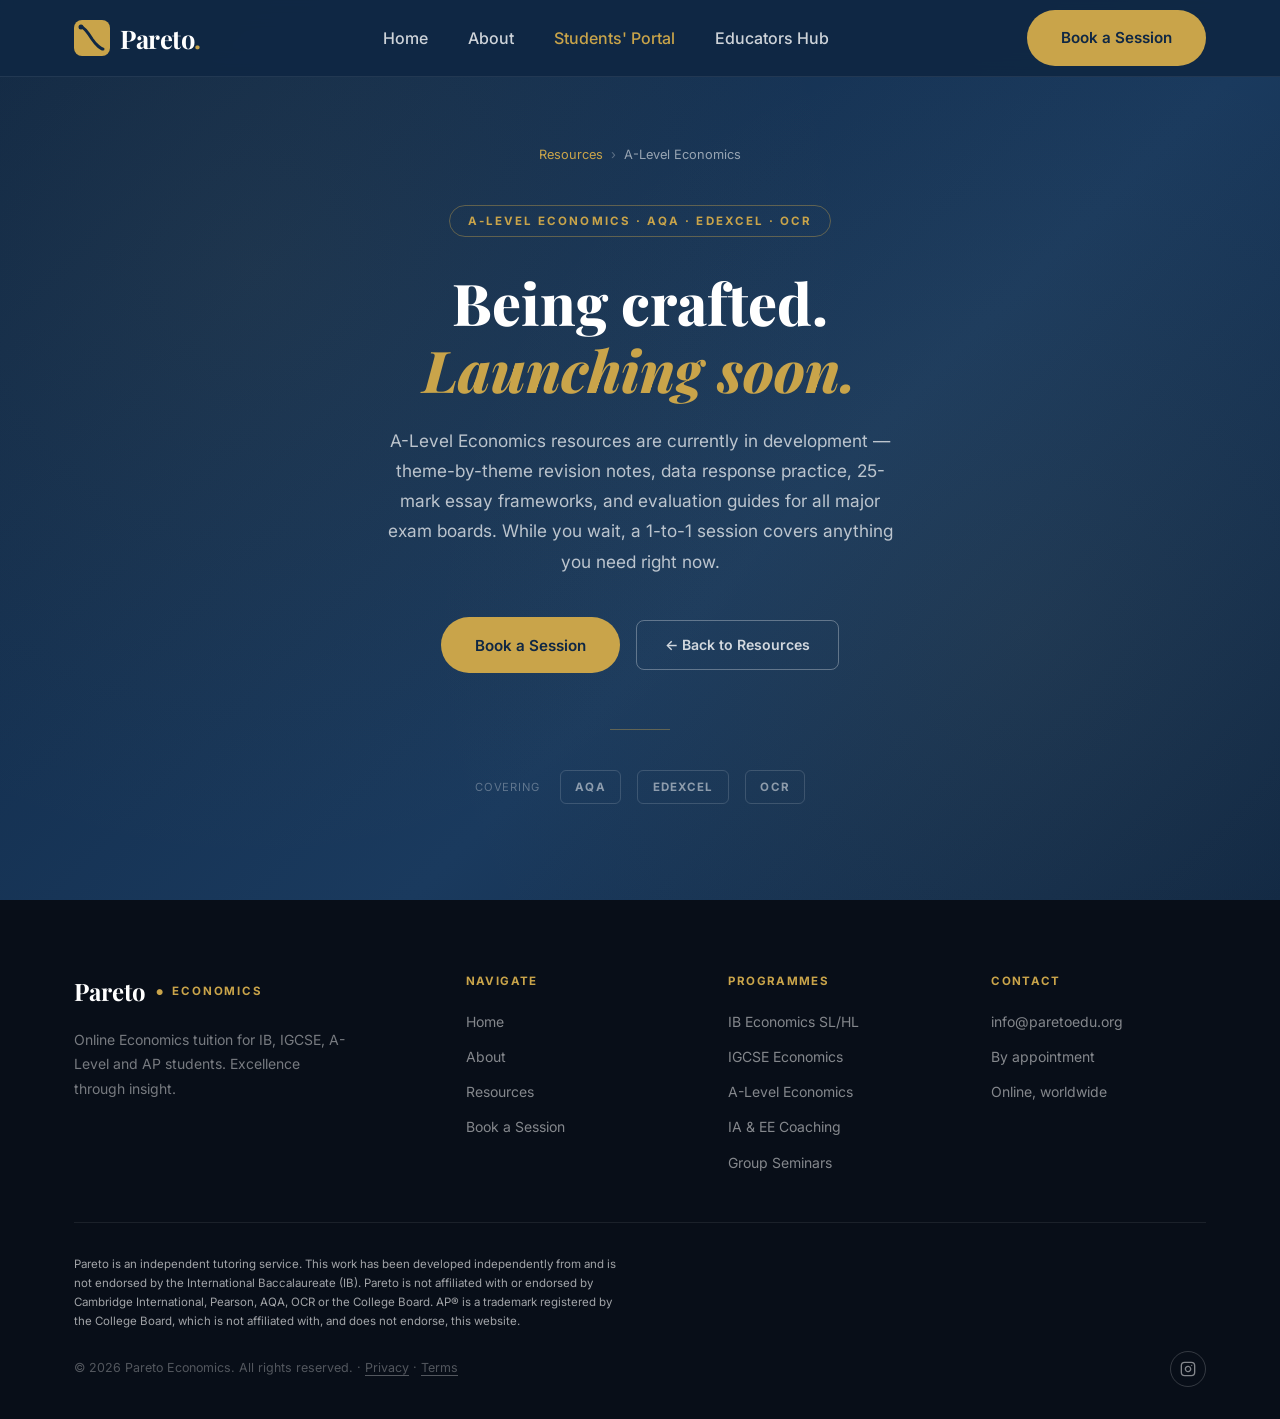
<file: alevel-economics.html>
<!DOCTYPE html>
<html lang="en">
<head>
  <meta charset="UTF-8" />
  <meta name="viewport" content="width=device-width, initial-scale=1.0" />
  <link rel="icon" href="/favicon.ico" sizes="48x48" />
  <link rel="icon" href="/favicon.svg" type="image/svg+xml" />
  <link rel="apple-touch-icon" href="/apple-touch-icon.png" />
  <title>A-Level Economics Resources — Coming Soon — Pareto</title>
  <link rel="canonical" href="https://paretoedu.org/alevel-economics" />
  <meta name="description" content="A-Level Economics resources for AQA, Edexcel and OCR — being crafted by an Economics specialist. Launching soon." />

  <link rel="preconnect" href="https://fonts.googleapis.com" />
  <link rel="preconnect" href="https://fonts.gstatic.com" crossorigin />
  <link href="https://fonts.googleapis.com/css2?family=Playfair+Display:wght@700;800&family=Inter:wght@400;500;600;700&display=swap" rel="stylesheet" />
  <link rel="stylesheet" href="style.css?v=20261105b" />

  <style>
    [data-aos] { opacity: 1 !important; transform: none !important; transition: none !important; }

    .coming-soon-hero {
      min-height: 100vh;
      display: flex;
      flex-direction: column;
      align-items: center;
      justify-content: center;
      text-align: center;
      padding: 8rem 2rem 5rem;
      background: linear-gradient(135deg, #0f2744 0%, #1a3a5e 60%, #0f2744 100%);
      position: relative;
      overflow: hidden;
    }

    /* Subtle geometric background pattern */
    .coming-soon-hero::before {
      content: '';
      position: absolute;
      inset: 0;
      background-image:
        radial-gradient(circle at 20% 30%, rgba(201,164,74,0.06) 0%, transparent 50%),
        radial-gradient(circle at 80% 70%, rgba(201,164,74,0.06) 0%, transparent 50%);
      pointer-events: none;
    }

    .coming-soon-hero .container { position: relative; max-width: 680px; }

    .breadcrumb-dark {
      display: flex; align-items: center; gap: 0.5rem;
      font-size: 0.8rem; color: rgba(255,255,255,0.45);
      justify-content: center;
      margin-bottom: 2.5rem;
    }
    .breadcrumb-dark a { color: var(--gold); text-decoration: none; }
    .breadcrumb-dark a:hover { text-decoration: underline; }
    .breadcrumb-dark span { color: rgba(255,255,255,0.3); }

    .cs-eyebrow {
      display: inline-block;
      font-size: 0.72rem; font-weight: 700; letter-spacing: 0.18em;
      text-transform: uppercase; color: var(--gold);
      border: 1px solid rgba(201,164,74,0.4);
      border-radius: 50px; padding: 0.35rem 1.1rem;
      margin-bottom: 2rem;
    }

    .cs-heading {
      font-family: 'Playfair Display', Georgia, serif;
      font-size: clamp(2.4rem, 5vw, 3.6rem);
      font-weight: 800; color: #fff;
      line-height: 1.15; margin-bottom: 1.5rem;
    }
    .cs-heading em {
      font-style: italic; color: var(--gold);
    }

    .cs-body {
      font-size: 1.08rem; color: rgba(255,255,255,0.7);
      line-height: 1.75; margin-bottom: 2.5rem;
      max-width: 520px; margin-left: auto; margin-right: auto;
    }

    .cs-actions {
      display: flex; align-items: center; justify-content: center;
      gap: 1rem; flex-wrap: wrap;
      margin-bottom: 3.5rem;
    }

    .cs-divider {
      width: 60px; height: 1px;
      background: rgba(201,164,74,0.4);
      margin: 0 auto 2.5rem;
    }

    .cs-boards {
      display: flex; align-items: center; justify-content: center;
      gap: 1rem; flex-wrap: wrap;
    }
    .cs-board-tag {
      font-size: 0.72rem; font-weight: 700; letter-spacing: 0.1em;
      text-transform: uppercase; color: rgba(255,255,255,0.5);
      border: 1px solid rgba(255,255,255,0.15);
      border-radius: 6px; padding: 0.4rem 0.9rem;
    }
    .cs-board-label {
      font-size: 0.7rem; color: rgba(255,255,255,0.3);
      letter-spacing: 0.08em; text-transform: uppercase;
      margin-right: 0.25rem;
    }

    /* Override btn--outline for dark bg */
    .btn--outline-light {
      display: inline-flex; align-items: center;
      padding: 0.75rem 1.75rem; border-radius: 8px;
      font-size: 0.88rem; font-weight: 600;
      text-decoration: none; transition: all 0.2s;
      border: 1.5px solid rgba(255,255,255,0.3);
      color: rgba(255,255,255,0.8);
      background: transparent;
    }
    .btn--outline-light:hover {
      border-color: rgba(255,255,255,0.6);
      color: #fff;
      background: rgba(255,255,255,0.05);
    }
  </style>
</head>
<body>

  <!-- ======== NAVIGATION ======== -->
  <nav class="nav" role="navigation" aria-label="Main navigation">
    <div class="container nav__inner">
      <a href="/" class="nav__logo">Pareto<span>.</span></a>
      <ul class="nav__links" role="list">
        <li><a href="/">Home</a></li>
        <li><a href="/about">About</a></li>
        <li><a href="/resources#student-resources" data-nav="students" title="Student resources">Students' Portal</a></li>
        <li><a href="/resources#educator-hub" data-nav="teachers" title="Teacher resources">Educators Hub</a></li>
      </ul>
      <a href="/book" class="btn btn--primary nav__cta">Book a Session</a>
      <button class="nav__hamburger" aria-label="Open menu" aria-expanded="false">
        <span></span><span></span><span></span>
      </button>
    </div>
    <div class="nav__mobile" style="display:none;" role="menu">
      <a href="/">Home</a>
      <a href="/about">About</a>
      <a href="/resources#student-resources" data-nav="students" title="Student resources">Students' Portal</a>
      <a href="/resources#educator-hub" data-nav="teachers" title="Teacher resources">Educators Hub</a>
      <a href="/book" class="btn btn--primary">Book a Session</a>
    </div>
  </nav>

  <!-- ======== COMING SOON HERO ======== -->
  <section class="coming-soon-hero">
    <div class="container">

      <div class="breadcrumb-dark">
        <a href="/resources">Resources</a>
        <span>›</span>
        <span style="color:rgba(255,255,255,0.55);">A-Level Economics</span>
      </div>

      <div class="cs-eyebrow">A-Level Economics · AQA · Edexcel · OCR</div>

      <h1 class="cs-heading">
        Being crafted.<br>
        <em>Launching soon.</em>
      </h1>

      <p class="cs-body">
        A-Level Economics resources are currently in development — theme-by-theme revision notes, data response practice, 25-mark essay frameworks, and evaluation guides for all major exam boards. While you wait, a 1-to-1 session covers anything you need right now.
      </p>

      <div class="cs-actions">
        <a href="/book" class="btn btn--primary">Book a Session</a>
        <a href="/resources" class="btn--outline-light">← Back to Resources</a>
      </div>

      <div class="cs-divider"></div>

      <div class="cs-boards">
        <span class="cs-board-label">Covering</span>
        <span class="cs-board-tag">AQA</span>
        <span class="cs-board-tag">Edexcel</span>
        <span class="cs-board-tag">OCR</span>
      </div>

    </div>
  </section>

  <!-- ======== FOOTER ======== -->
  <footer class="footer" role="contentinfo">
    <div class="container">
      <div class="footer__grid">
        <div class="footer__brand">
          <div class="footer__logo-lockup">
            <span class="footer__logo-name">Pareto</span>
            <span class="footer__logo-bullet">●</span>
            <span class="footer__logo-economics">Economics</span>
          </div>
          <p class="footer__brand-desc">Online Economics tuition for IB, IGCSE, A-Level and AP students. Excellence through insight.</p>
        </div>
        <div class="footer__col">
          <p class="footer__col-title">Navigate</p>
          <nav>
            <a href="/">Home</a>
            <a href="/about">About</a>
            <a href="/resources">Resources</a>
            <a href="/book">Book a Session</a>
          </nav>
        </div>
        <div class="footer__col">
          <p class="footer__col-title">Programmes</p>
          <nav>
            <a href="/ib-economics">IB Economics SL/HL</a>
            <a href="/igcse-economics">IGCSE Economics</a>
            <a href="/alevel-economics">A-Level Economics</a>
            <a href="/book">IA &amp; EE Coaching</a>
            <a href="/book">Group Seminars</a>
          </nav>
        </div>
        <div class="footer__col">
          <p class="footer__col-title">Contact</p>
          <nav>
            <a href="mailto:info@paretoedu.org">info@paretoedu.org</a>
            <span>By appointment</span>
            <span>Online, worldwide</span>
          </nav>
        </div>
      </div>
      <p class="footer__notice">Pareto is an independent tutoring service. This work has been developed independently from and is not endorsed by the International Baccalaureate (IB). Pareto is not affiliated with or endorsed by Cambridge International, Pearson, AQA, OCR or the College Board. AP&reg; is a trademark registered by the College Board, which is not affiliated with, and does not endorse, this website.</p>

      <div class="footer__bottom">
        <p class="footer__copy">© 2026 Pareto Economics. All rights reserved. · <a href="/privacy">Privacy</a> · <a href="#">Terms</a></p>
        <div class="footer__socials">
          <a href="https://www.instagram.com/paretoeducationorg/" class="footer__social-btn" aria-label="Pareto Education on Instagram" target="_blank" rel="noopener">
            <svg width="16" height="16" viewBox="0 0 24 24" fill="none" stroke="currentColor" stroke-width="2" stroke-linecap="round" stroke-linejoin="round"><rect x="2" y="2" width="20" height="20" rx="5" ry="5"/><path d="M16 11.37A4 4 0 1 1 12.63 8 4 4 0 0 1 16 11.37z"/><line x1="17.5" y1="6.5" x2="17.51" y2="6.5"/></svg>
          </a>
        </div>
      </div>
    </div>
  </footer>

  <script src="animations.js?v=20261105b"></script>
</body>
</html>
</file>
<file: style.css>
/* ============================================
   PARETO — Shared Design System
   Palette: Deep Navy + Warm Gold + Off-White
   Fonts: Playfair Display + Inter (Google Fonts)
   ============================================ */

/* --- Variables --- */
:root {
  --navy:      #0f2744;
  --navy-mid:  #1a3a5e;
  --navy-light:#2a5080;
  --gold:      #c9a44a;
  --gold-light:#e8c96a;
  --bg:        #f9f8f5;
  --white:     #ffffff;
  --text:      #1a1a1a;
  --text-muted:#666666;
  --border:    #e2e2e2;
  --shadow:    0 4px 24px rgba(15,39,68,.10);
  --shadow-lg: 0 8px 48px rgba(15,39,68,.16);
  --radius:    12px;
  --radius-lg: 20px;
  --transition:0.3s ease;
  --font-head: 'Playfair Display', Georgia, serif;
  --font-body: 'Inter', system-ui, sans-serif;
}

/* --- Reset & Base --- */
*, *::before, *::after { box-sizing: border-box; margin: 0; padding: 0; }
html { scroll-behavior: smooth; font-size: 16px; }
body {
  font-family: var(--font-body);
  background: var(--bg);
  color: var(--text);
  line-height: 1.65;
  -webkit-font-smoothing: antialiased;
  overflow-x: clip; /* safety net: nothing can make the page swipe sideways on phones */
}
img { max-width: 100%; display: block; }
a { color: inherit; text-decoration: none; }
ul { list-style: none; }

/* --- Typography --- */
h1, h2, h3, h4 {
  font-family: var(--font-head);
  font-weight: 700;
  line-height: 1.2;
  color: var(--navy);
}
h1 { font-size: clamp(2.4rem, 5vw, 4rem); }
h2 { font-size: clamp(1.8rem, 3.5vw, 2.8rem); }
h3 { font-size: clamp(1.2rem, 2.5vw, 1.6rem); }
h4 { font-size: 1.1rem; }
p  { font-size: 1rem; color: var(--text-muted); }

.section-label {
  font-size: 0.78rem;
  font-weight: 600;
  letter-spacing: 0.12em;
  text-transform: uppercase;
  color: var(--gold);
  display: block;
  margin-bottom: 0.6rem;
}

/* --- Utilities --- */
.container {
  max-width: 1180px;
  margin: 0 auto;
  padding: 0 1.5rem;
}
.section { padding: 6rem 0; }
.section--dark {
  background: var(--navy);
  color: var(--white);
}
.section--dark h2 { color: var(--white); }
.section--dark p  { color: rgba(255,255,255,.7); }
.text-center { text-align: center; }
.gold { color: var(--gold); }

.btn {
  display: inline-flex;
  align-items: center;
  gap: 0.5rem;
  padding: 0.85rem 2rem;
  border-radius: 50px;
  font-family: var(--font-body);
  font-weight: 600;
  font-size: 0.95rem;
  cursor: pointer;
  transition: all var(--transition);
  border: 2px solid transparent;
  text-decoration: none;
}
.btn--primary {
  background: var(--gold);
  color: var(--navy);
}
.btn--primary:hover {
  background: var(--gold-light);
  transform: translateY(-2px);
  box-shadow: 0 6px 20px rgba(201,164,74,.4);
}
.btn--outline {
  background: transparent;
  border-color: rgba(255,255,255,.5);
  color: var(--white);
}
.btn--outline:hover {
  border-color: var(--gold);
  color: var(--gold);
  transform: translateY(-2px);
}
.btn--outline-dark {
  background: transparent;
  border-color: var(--navy);
  color: var(--navy);
}
.btn--outline-dark:hover {
  background: var(--navy);
  color: var(--white);
  transform: translateY(-2px);
}

/* --- Navigation --- */
.nav {
  position: fixed;
  top: 0; left: 0; right: 0;
  z-index: 1000;
  background: rgba(15,39,68,.95);
  backdrop-filter: blur(12px);
  -webkit-backdrop-filter: blur(12px);
  border-bottom: 1px solid rgba(255,255,255,.08);
  transition: all var(--transition);
}
.nav__inner {
  display: flex;
  align-items: center;
  justify-content: space-between;
  height: 76px;
}
.nav__logo {
  font-family: var(--font-head);
  font-size: 1.6rem;
  font-weight: 700;
  color: var(--white);
  letter-spacing: -0.02em;
  display: flex;
  align-items: center;
}
.nav__logo::before {
  content: '';
  display: inline-block;
  width: 36px;
  height: 36px;
  margin-right: 0.65rem; /* space only between icon and word — the "." sits right after "Pareto" */
  flex-shrink: 0;
  background-image: url("data:image/svg+xml,%3Csvg viewBox='0 0 36 36' fill='none' xmlns='http://www.w3.org/2000/svg'%3E%3Crect width='36' height='36' rx='8' fill='%23c9a44a'/%3E%3Cpath d='M7 7 C9 7 13 11 18 19 C22 25 27 29 29 29' stroke='%230f2744' stroke-width='3' stroke-linecap='round' fill='none'/%3E%3Ccircle cx='7' cy='7' r='2.5' fill='%230f2744'/%3E%3C/svg%3E");
  background-repeat: no-repeat;
  background-size: 100% 100%;
}
.nav__logo span { color: var(--gold); }
.nav__links {
  display: flex;
  align-items: center;
  gap: 2.5rem;
}
.nav__links a {
  font-size: 1rem;
  font-weight: 500;
  color: rgba(255,255,255,.8);
  transition: color var(--transition);
  position: relative;
}
.nav__links a:hover { color: var(--white); }
.nav__links a.active { color: var(--gold); }
.nav__cta { margin-left: 1rem; }
.nav__hamburger {
  display: none;
  flex-direction: column;
  gap: 5px;
  cursor: pointer;
  padding: 8px;
  background: none;
  border: 0;
  -webkit-appearance: none;
  appearance: none;
}
.nav__hamburger:focus-visible { outline: 2px solid var(--gold); outline-offset: 2px; border-radius: 4px; }
.nav__hamburger span {
  display: block;
  width: 24px;
  height: 2px;
  background: var(--white);
  border-radius: 2px;
  transition: all var(--transition);
}
.nav__mobile {
  display: none;
  flex-direction: column;
  background: var(--navy);
  padding: 1.5rem;
  gap: 1.2rem;
  border-top: 1px solid rgba(255,255,255,.08);
}
.nav__mobile a {
  color: rgba(255,255,255,.85);
  font-size: 1rem;
  font-weight: 500;
  padding: 0.4rem 0;
}
.nav__mobile .btn { align-self: flex-start; margin-top: 0.5rem; padding: 0.75rem 1.6rem; color: var(--navy); font-weight: 600; }

/* --- Hero --- */
.hero {
  min-height: 100vh;
  background: linear-gradient(135deg, var(--navy) 0%, #0d2040 50%, #1a3a5e 100%);
  display: flex;
  align-items: center;
  position: relative;
  overflow: hidden;
  padding-top: 76px;
}
.hero::before {
  content: '';
  position: absolute;
  inset: 0;
  background-image:
    repeating-linear-gradient(0deg, rgba(255,255,255,.03) 0px, transparent 1px, transparent 60px),
    repeating-linear-gradient(90deg, rgba(255,255,255,.03) 0px, transparent 1px, transparent 60px);
  pointer-events: none;
}
.hero::after {
  content: '';
  position: absolute;
  width: 600px; height: 600px;
  border-radius: 50%;
  background: radial-gradient(circle, rgba(201,164,74,.12) 0%, transparent 70%);
  top: -100px; right: -100px;
  pointer-events: none;
}
.hero__content {
  position: relative;
  z-index: 2;
  max-width: 760px;
}
.hero__badge {
  display: inline-flex;
  align-items: center;
  gap: 0.5rem;
  background: rgba(201,164,74,.15);
  border: 1px solid rgba(201,164,74,.3);
  border-radius: 50px;
  padding: 0.4rem 1rem;
  font-size: 0.82rem;
  font-weight: 600;
  color: var(--gold-light);
  letter-spacing: 0.06em;
  text-transform: uppercase;
  margin-bottom: 1.5rem;
}
.hero__badge::before {
  content: '';
  width: 8px; height: 8px;
  border-radius: 50%;
  background: var(--gold);
  animation: pulse 2s infinite;
}
@keyframes pulse {
  0%, 100% { opacity: 1; transform: scale(1); }
  50% { opacity: 0.5; transform: scale(1.3); }
}
.hero h1 {
  color: var(--white);
  margin-bottom: 1.2rem;
  font-size: clamp(2.8rem, 5.5vw, 4.5rem);
}
.hero h1 em {
  font-style: normal;
  color: var(--gold);
}
.hero__sub {
  font-size: 1.15rem;
  color: rgba(255,255,255,.75);
  margin-bottom: 2.5rem;
  max-width: 560px;
  line-height: 1.7;
}
.hero__actions {
  display: flex;
  gap: 1rem;
  flex-wrap: wrap;
  align-items: center;
}
.hero__scroll {
  position: absolute;
  bottom: 2.5rem;
  left: 50%;
  transform: translateX(-50%);
  display: flex;
  flex-direction: column;
  align-items: center;
  gap: 0.5rem;
  color: rgba(255,255,255,.5);
  font-size: 0.75rem;
  letter-spacing: 0.1em;
  text-transform: uppercase;
  animation: bounce 2s infinite;
}
.hero__scroll::after {
  content: '';
  width: 1px;
  height: 40px;
  background: linear-gradient(to bottom, rgba(255,255,255,.5), transparent);
}
@keyframes bounce {
  0%, 100% { transform: translateX(-50%) translateY(0); }
  50% { transform: translateX(-50%) translateY(6px); }
}

/* --- Trust Bar --- */
.trust-bar {
  background: var(--white);
  border-bottom: 1px solid var(--border);
  padding: 2.5rem 0;
}
.trust-bar__grid {
  display: grid;
  grid-template-columns: repeat(4, 1fr);
  gap: 0;
  text-align: center;
}
.trust-bar__item {
  padding: 0.5rem 1.5rem;
  border-right: 1px solid var(--border);
}
.trust-bar__item:last-child { border-right: none; }
.trust-bar__number {
  font-family: var(--font-head);
  font-size: 2.4rem;
  font-weight: 700;
  color: var(--navy);
  line-height: 1;
  margin-bottom: 0.3rem;
}
.trust-bar__label {
  font-size: 0.82rem;
  color: var(--text-muted);
  font-weight: 500;
  text-transform: uppercase;
  letter-spacing: 0.06em;
}

/* --- Section Header --- */
.section-header {
  text-align: center;
  max-width: 640px;
  margin: 0 auto 4rem;
}
.section-header p {
  font-size: 1.05rem;
  margin-top: 1rem;
  line-height: 1.75;
}

/* --- Service Cards --- */
.services-grid {
  display: grid;
  grid-template-columns: repeat(2, 1fr);
  gap: 1.5rem;
}
.service-card {
  background: var(--white);
  border-radius: var(--radius-lg);
  padding: 2rem;
  border: 1px solid var(--border);
  box-shadow: var(--shadow);
  cursor: default;
  transition: box-shadow var(--transition), transform var(--transition);
  transform-style: preserve-3d;
  position: relative;
  overflow: hidden;
}
.service-card:hover {
  box-shadow: var(--shadow-lg);
}
.service-card--premium {
  border-color: var(--gold);
  background: linear-gradient(135deg, var(--white) 0%, #fffdf4 100%);
}
.service-card--premium::before {
  content: '⭐ PREMIUM';
  position: absolute;
  top: 1rem; right: 1rem;
  background: var(--gold);
  color: var(--navy);
  font-size: 0.68rem;
  font-weight: 700;
  letter-spacing: 0.08em;
  padding: 0.25rem 0.75rem;
  border-radius: 50px;
}
.service-card__icon {
  width: 52px; height: 52px;
  border-radius: 14px;
  background: linear-gradient(135deg, var(--navy), var(--navy-mid));
  display: flex;
  align-items: center;
  justify-content: center;
  font-size: 1.4rem;
  margin-bottom: 1.2rem;
}
.service-card--premium .service-card__icon {
  background: linear-gradient(135deg, var(--gold), #b8892e);
}
.service-card h3 {
  margin-bottom: 0.5rem;
  font-size: 1.25rem;
}
.service-card p {
  font-size: 0.9rem;
  line-height: 1.65;
  margin-bottom: 1.5rem;
}
.service-card__price {
  font-family: var(--font-head);
  font-size: 1.6rem;
  font-weight: 700;
  color: var(--navy);
}
.service-card__price span {
  font-family: var(--font-body);
  font-size: 0.82rem;
  font-weight: 500;
  color: var(--text-muted);
}

/* --- Free Resources Teaser --- */
.resources-teaser { background: var(--bg); }
.resources-teaser-grid {
  display: grid;
  grid-template-columns: repeat(3, 1fr);
  gap: 1.5rem;
  margin-top: 3rem;
}
.resource-teaser-card {
  background: var(--white);
  border: 1px solid var(--border);
  border-radius: var(--radius);
  padding: 1.5rem;
  display: flex;
  flex-direction: column;
  gap: 0.8rem;
  transition: transform var(--transition), box-shadow var(--transition);
}
.resource-teaser-card:hover {
  transform: translateY(-4px);
  box-shadow: var(--shadow);
}
.resource-teaser-card__tag {
  display: inline-block;
  font-size: 0.72rem;
  font-weight: 600;
  letter-spacing: 0.08em;
  text-transform: uppercase;
  padding: 0.2rem 0.7rem;
  border-radius: 50px;
  background: rgba(15,39,68,.08);
  color: var(--navy);
  width: fit-content;
}
.resource-teaser-card h4 { color: var(--navy); font-size: 1rem; }
.resource-teaser-card p { font-size: 0.85rem; }
.resource-teaser-card .btn { margin-top: auto; align-self: flex-start; }

/* --- Testimonials --- */
.testimonials { background: var(--navy); }
.testimonials .section-label { color: var(--gold-light); }
.testimonials h2 { color: var(--white); }
.swiper-testimonials {
  padding-bottom: 3.5rem !important;
  margin-top: 3rem;
}
.testimonial-card {
  background: rgba(255,255,255,.06);
  border: 1px solid rgba(255,255,255,.1);
  border-radius: var(--radius-lg);
  padding: 2rem;
  height: auto;
}
.testimonial-card__stars {
  color: var(--gold);
  font-size: 1rem;
  letter-spacing: 0.1em;
  margin-bottom: 1rem;
}
.testimonial-card__text {
  font-size: 0.98rem;
  color: rgba(255,255,255,.85);
  line-height: 1.75;
  margin-bottom: 1.5rem;
  font-style: italic;
}
.testimonial-card__author {
  display: flex;
  align-items: center;
  gap: 0.8rem;
}
.testimonial-card__avatar {
  width: 42px; height: 42px;
  border-radius: 50%;
  background: linear-gradient(135deg, var(--gold), var(--navy-light));
  display: flex;
  align-items: center;
  justify-content: center;
  font-family: var(--font-head);
  font-weight: 700;
  color: var(--white);
  font-size: 0.9rem;
  flex-shrink: 0;
}
.testimonial-card__name {
  font-weight: 600;
  color: var(--white);
  font-size: 0.9rem;
}
.testimonial-card__role {
  font-size: 0.78rem;
  color: rgba(255,255,255,.5);
}
.swiper-pagination-bullet {
  background: rgba(255,255,255,.3) !important;
  opacity: 1 !important;
}
.swiper-pagination-bullet-active {
  background: var(--gold) !important;
}

/* --- CTA Banner --- */
.cta-banner {
  background: linear-gradient(135deg, var(--gold) 0%, #b8892e 100%);
  padding: 5rem 0;
  text-align: center;
}
.cta-banner h2 {
  color: var(--navy);
  font-size: clamp(1.8rem, 3.5vw, 2.8rem);
  margin-bottom: 1rem;
}
.cta-banner p {
  color: rgba(15,39,68,.75);
  font-size: 1.05rem;
  margin-bottom: 2rem;
}
.cta-banner .btn--primary {
  background: var(--navy);
  color: var(--white);
}
.cta-banner .btn--primary:hover {
  background: var(--navy-mid);
  box-shadow: 0 6px 24px rgba(15,39,68,.4);
}

/* --- Footer --- */
.footer {
  background: #080e18;
  padding: 4.5rem 0 2rem;
}
.footer__grid {
  display: grid;
  grid-template-columns: 1.6fr 1fr 1fr 1fr;
  gap: 3rem;
  padding-bottom: 3rem;
  border-bottom: 1px solid rgba(255,255,255,.08);
  margin-bottom: 2rem;
}
.footer__logo-lockup {
  display: flex;
  align-items: center;
  gap: 0.6rem;
  margin-bottom: 1rem;
}
.footer__logo-name {
  font-family: var(--font-head);
  font-size: 1.5rem;
  font-weight: 700;
  color: var(--white);
}
.footer__logo-bullet {
  color: var(--gold);
  font-size: 0.5rem;
  line-height: 1;
}
.footer__logo-economics {
  font-size: 0.72rem;
  font-weight: 700;
  letter-spacing: 0.16em;
  color: var(--gold);
  text-transform: uppercase;
}
.footer__brand-desc {
  font-size: 0.875rem;
  color: rgba(255,255,255,.45);
  line-height: 1.75;
  max-width: 280px;
}
.footer__col-title {
  font-size: 0.72rem;
  font-weight: 700;
  letter-spacing: 0.12em;
  text-transform: uppercase;
  color: var(--gold);
  margin-bottom: 1.2rem;
}
.footer__col nav {
  display: flex;
  flex-direction: column;
  gap: 0.75rem;
}
.footer__col nav a,
.footer__col nav span {
  font-size: 0.875rem;
  color: rgba(255,255,255,.5);
  transition: color var(--transition);
  display: block;
}
.footer__col nav a:hover { color: var(--white); }
.footer__notice {
  font-size: 0.72rem;
  line-height: 1.65;
  color: rgba(255,255,255,.62);
  max-width: 78ch;
  margin: 0 0 1.25rem;
}
.footer__bottom {
  display: flex;
  align-items: center;
  justify-content: space-between;
  flex-wrap: wrap;
  gap: 1rem;
}
.footer__copy {
  font-size: 0.78rem;
  color: rgba(255,255,255,.3);
}
.footer__copy a {
  color: rgba(255,255,255,.3);
  text-decoration: underline;
  text-underline-offset: 3px;
}
.footer__socials {
  display: flex;
  gap: 0.6rem;
}
.footer__social-btn {
  width: 36px; height: 36px;
  border-radius: 50%;
  border: 1px solid rgba(255,255,255,.18);
  display: flex;
  align-items: center;
  justify-content: center;
  color: rgba(255,255,255,.5);
  transition: all var(--transition);
}
.footer__social-btn:hover {
  border-color: var(--gold);
  color: var(--gold);
}

/* --- About Page --- */
.about-hero {
  background: linear-gradient(135deg, var(--navy) 0%, #1a3a5e 100%);
  padding: 10rem 0 6rem;
  text-align: center;
}
.about-hero h1 { color: var(--white); }
.about-hero p  { color: rgba(255,255,255,.7); font-size: 1.1rem; margin-top: 1rem; }

.about-content {
  display: grid;
  grid-template-columns: 340px 1fr;
  gap: 5rem;
  align-items: start;
}
.about-photo {
  position: sticky;
  top: 100px;
}
.about-photo__frame {
  border-radius: var(--radius-lg);
  overflow: hidden;
  box-shadow: var(--shadow-lg);
  aspect-ratio: 3/4;
  background: var(--navy);
  display: flex;
  align-items: center;
  justify-content: center;
}
.about-photo__frame img {
  width: 100%;
  height: 100%;
  object-fit: cover;
}
.about-photo__placeholder {
  display: flex;
  flex-direction: column;
  align-items: center;
  gap: 1rem;
  color: rgba(255,255,255,.4);
  font-size: 0.85rem;
  text-align: center;
  padding: 2rem;
}
.about-photo__placeholder span {
  font-size: 3rem;
}
.about-photo__badge {
  margin-top: 1rem;
  background: var(--gold);
  color: var(--navy);
  font-weight: 700;
  font-size: 0.82rem;
  letter-spacing: 0.06em;
  text-transform: uppercase;
  padding: 0.6rem 1.2rem;
  border-radius: var(--radius);
  text-align: center;
}

.about-credentials {
  display: grid;
  grid-template-columns: 1fr 1fr;
  gap: 1rem;
  margin: 2.5rem 0;
}
.credential-item {
  background: var(--white);
  border: 1px solid var(--border);
  border-radius: var(--radius);
  padding: 1.2rem 1.4rem;
  display: flex;
  align-items: flex-start;
  gap: 0.8rem;
}
.credential-item__icon { font-size: 1.3rem; flex-shrink: 0; }
.credential-item__label {
  font-size: 0.72rem;
  font-weight: 600;
  text-transform: uppercase;
  letter-spacing: 0.08em;
  color: var(--gold);
  display: block;
  margin-bottom: 0.2rem;
}
.credential-item__value {
  font-size: 0.9rem;
  font-weight: 600;
  color: var(--navy);
}

.philosophy-block {
  margin: 3rem 0;
}
.philosophy-block h3 { margin-bottom: 1rem; }
.philosophy-block p  { margin-bottom: 1rem; font-size: 0.98rem; line-height: 1.8; }

.pareto-principle {
  background: var(--navy);
  border-radius: var(--radius-lg);
  padding: 2rem;
  margin-top: 2rem;
}
.pareto-principle h4 {
  color: var(--gold);
  font-family: var(--font-head);
  font-size: 1.1rem;
  margin-bottom: 0.8rem;
}
.pareto-principle p { color: rgba(255,255,255,.75); font-size: 0.92rem; }

/* --- Resources Page --- */
.resources-hero {
  background: linear-gradient(135deg, var(--navy) 0%, #1a3a5e 100%);
  padding: 10rem 0 4rem;
  text-align: center;
}
.resources-hero h1 { color: var(--white); }
.resources-hero p { color: rgba(255,255,255,.7); font-size: 1.05rem; margin-top: 1rem; }

.tab-nav {
  display: flex;
  gap: 0;
  border-bottom: 2px solid var(--border);
  margin-bottom: 3rem;
}
.tab-btn {
  padding: 1rem 2rem;
  font-family: var(--font-body);
  font-weight: 600;
  font-size: 0.95rem;
  color: var(--text-muted);
  background: none;
  border: none;
  cursor: pointer;
  border-bottom: 3px solid transparent;
  margin-bottom: -2px;
  transition: all var(--transition);
}
.tab-btn:hover { color: var(--navy); }
.tab-btn.active {
  color: var(--navy);
  border-bottom-color: var(--gold);
}

.resources-section-title {
  display: flex;
  align-items: center;
  gap: 1rem;
  margin-bottom: 2rem;
}
.resources-section-title h3 { margin: 0; }
.badge-free {
  background: #e8f5e9;
  color: #2e7d32;
  font-size: 0.72rem;
  font-weight: 700;
  letter-spacing: 0.08em;
  text-transform: uppercase;
  padding: 0.25rem 0.75rem;
  border-radius: 50px;
}
.badge-paid {
  background: rgba(201,164,74,.15);
  color: #8b5e00;
  font-size: 0.72rem;
  font-weight: 700;
  letter-spacing: 0.08em;
  text-transform: uppercase;
  padding: 0.25rem 0.75rem;
  border-radius: 50px;
}

.resources-grid {
  display: grid;
  grid-template-columns: repeat(3, 1fr);
  gap: 1.5rem;
  margin-bottom: 4rem;
}
.resource-card {
  background: var(--white);
  border: 1px solid var(--border);
  border-radius: var(--radius);
  overflow: hidden;
  transition: transform var(--transition), box-shadow var(--transition);
}
.resource-card:hover {
  transform: translateY(-4px);
  box-shadow: var(--shadow);
}
.resource-card__preview {
  height: 132px;
  padding: 0 1.2rem;
  display: flex;
  align-items: center;
  color: var(--gold);
  background-color: var(--navy);
  background-image: url("data:image/svg+xml,%3Csvg xmlns='http://www.w3.org/2000/svg' viewBox='0 0 220 150' fill='none' stroke='%23c9a44a' stroke-opacity='.2' stroke-width='1.1' stroke-linecap='round'%3E%3Cpath d='M30 10v120h180'/%3E%3Cpath d='M50 118 190 26'/%3E%3Cpath d='M50 26l140 92'/%3E%3Cpath d='M30 72h90v58' stroke-dasharray='3 5'/%3E%3C/svg%3E");
  background-repeat: no-repeat;
  background-position: right -56px top -22px;
  background-size: auto 185%;
}
.resource-card__preview svg {
  width: 52px;
  height: 52px;
  fill: none;
  stroke: currentColor;
  stroke-width: 1.3;
  stroke-linecap: round;
  stroke-linejoin: round;
}
.resource-card__preview--premium {
  color: var(--navy);
  background-color: var(--gold);
  background-image: url("data:image/svg+xml,%3Csvg xmlns='http://www.w3.org/2000/svg' viewBox='0 0 220 150' fill='none' stroke='%230f2744' stroke-opacity='.15' stroke-width='1.1' stroke-linecap='round'%3E%3Cpath d='M30 10v120h180'/%3E%3Cpath d='M50 118 190 26'/%3E%3Cpath d='M50 26l140 92'/%3E%3Cpath d='M30 72h90v58' stroke-dasharray='3 5'/%3E%3C/svg%3E");
}
.resource-card__body { padding: 1.2rem; }
.resource-card__tag {
  font-size: 0.7rem;
  font-weight: 600;
  text-transform: uppercase;
  letter-spacing: 0.08em;
  color: var(--text-muted);
  margin-bottom: 0.4rem;
}
.resource-card h4 { color: var(--navy); font-size: 0.98rem; margin-bottom: 0.4rem; }
.resource-card p { font-size: 0.82rem; line-height: 1.55; margin-bottom: 1rem; }
.resource-card__footer {
  display: flex;
  align-items: center;
  justify-content: space-between;
}
.resource-card__price {
  font-weight: 700;
  color: var(--navy);
  font-size: 1rem;
}
.resource-card__price.free { color: #2e7d32; }

/* --- Book Page --- */
.book-hero {
  background: linear-gradient(135deg, var(--navy) 0%, #1a3a5e 100%);
  padding: 10rem 0 4rem;
  text-align: center;
}
.book-hero h1 { color: var(--white); }
.book-hero p { color: rgba(255,255,255,.7); font-size: 1.05rem; margin-top: 1rem; }

.session-selector {
  display: grid;
  grid-template-columns: repeat(4, 1fr);
  gap: 1.25rem;
  margin-bottom: 3rem;
}
.session-type-card {
  background: var(--white);
  border: 2px solid var(--border);
  border-radius: var(--radius-lg);
  padding: 2.5rem 1.5rem 2rem;
  text-align: center;
  cursor: pointer;
  transition: all var(--transition);
}
.session-type-card:hover {
  border-color: var(--navy);
  box-shadow: var(--shadow);
  transform: translateY(-2px);
}
.session-type-card.selected {
  border-color: var(--gold);
  background: rgba(201,164,74,.06);
  box-shadow: 0 0 0 4px rgba(201,164,74,.12);
}
.session-type-card--premium {
  border-color: var(--gold);
  background: linear-gradient(135deg, #fffdf4, #fff8e8);
}
.session-type-card__icon {
  width: 64px;
  height: 64px;
  margin: 0 auto 1.2rem;
  border-radius: 16px;
  background: var(--navy);
  display: flex;
  align-items: center;
  justify-content: center;
}
.session-type-card__icon svg {
  width: 30px;
  height: 30px;
  stroke: var(--gold);
  fill: none;
  stroke-width: 1.8;
  stroke-linecap: round;
  stroke-linejoin: round;
}
.session-type-card--premium .session-type-card__icon {
  background: var(--gold);
}
.session-type-card--premium .session-type-card__icon svg {
  stroke: var(--navy);
}
.session-type-card h4 { font-size: 1.05rem; margin-bottom: 0.4rem; color: var(--navy); }
.session-type-card p { font-size: 0.85rem; }
.session-type-card .price {
  font-weight: 700;
  color: var(--gold);
  font-size: 1.4rem;
  margin-top: 0.8rem;
}
.session-type-card .premium-tag {
  display: inline-block;
  font-size: 0.65rem;
  font-weight: 700;
  letter-spacing: 0.08em;
  text-transform: uppercase;
  background: var(--gold);
  color: var(--navy);
  padding: 0.2rem 0.75rem;
  border-radius: 50px;
  margin-top: 0.5rem;
}

.calendar-wrapper {
  background: var(--white);
  border: 1px solid var(--border);
  border-radius: var(--radius-lg);
  padding: 2rem;
  margin-bottom: 3rem;
  min-height: 600px;
}
.calendar-wrapper__placeholder {
  height: 500px;
  display: flex;
  flex-direction: column;
  align-items: center;
  justify-content: center;
  color: var(--text-muted);
  gap: 1rem;
  text-align: center;
}
.calendar-wrapper__placeholder span { font-size: 3rem; }

.how-it-works {
  display: grid;
  grid-template-columns: repeat(3, 1fr);
  gap: 2rem;
  margin-bottom: 4rem;
}
.step-card {
  text-align: center;
  padding: 2rem 1.5rem;
}
.step-card__number {
  width: 52px; height: 52px;
  border-radius: 50%;
  background: var(--navy);
  color: var(--gold);
  font-family: var(--font-head);
  font-weight: 700;
  font-size: 1.2rem;
  display: flex;
  align-items: center;
  justify-content: center;
  margin: 0 auto 1.2rem;
}
.step-card h4 { color: var(--navy); margin-bottom: 0.5rem; }

.payment-logos {
  display: flex;
  align-items: center;
  justify-content: center;
  gap: 1.5rem;
  flex-wrap: wrap;
  padding: 2rem 0;
  border-top: 1px solid var(--border);
  border-bottom: 1px solid var(--border);
  margin-bottom: 3rem;
}
.payment-logo {
  height: 28px;
  width: auto;
  opacity: 0.7;
  filter: grayscale(30%);
  transition: opacity var(--transition);
}
.payment-logo:hover { opacity: 1; }

.meet-banner {
  background: var(--navy);
  border-radius: var(--radius-lg);
  padding: 2rem;
  display: flex;
  align-items: center;
  gap: 1.5rem;
  margin-bottom: 3rem;
}
.meet-banner__icon { font-size: 2.5rem; flex-shrink: 0; }
.meet-banner h4 { color: var(--white); margin-bottom: 0.3rem; }
.meet-banner p { color: rgba(255,255,255,.65); font-size: 0.9rem; }

.faq-list { margin-top: 2rem; }
.faq-item {
  border-bottom: 1px solid var(--border);
}
.faq-trigger {
  width: 100%;
  display: flex;
  align-items: center;
  justify-content: space-between;
  padding: 1.2rem 0;
  background: none;
  border: none;
  cursor: pointer;
  text-align: left;
  font-family: var(--font-body);
  font-size: 0.98rem;
  font-weight: 600;
  color: var(--navy);
  gap: 1rem;
}
.faq-trigger__icon {
  width: 28px; height: 28px;
  border-radius: 50%;
  border: 2px solid var(--border);
  display: flex;
  align-items: center;
  justify-content: center;
  font-size: 1rem;
  color: var(--navy);
  flex-shrink: 0;
  transition: all var(--transition);
}
.faq-trigger[aria-expanded="true"] .faq-trigger__icon {
  background: var(--navy);
  color: var(--gold);
  border-color: var(--navy);
  transform: rotate(45deg);
}
.faq-answer {
  padding-bottom: 1.2rem;
  font-size: 0.92rem;
  color: var(--text-muted);
  line-height: 1.75;
}

/* --- Page Hero (generic) --- */
.page-hero {
  padding: 10rem 0 5rem;
  text-align: center;
  background: linear-gradient(135deg, var(--navy) 0%, #1a3a5e 100%);
}
.page-hero h1 { color: var(--white); }
.page-hero p { color: rgba(255,255,255,.7); font-size: 1.05rem; margin-top: 0.8rem; }

/* --- Divider --- */
.divider { height: 1px; background: var(--border); margin: 3rem 0; }

/* --- Active nav state --- */
.nav__links a[data-page].active { color: var(--gold); }

/* ============================================
   RESPONSIVE
   ============================================ */
@media (max-width: 1024px) {
  .services-grid { grid-template-columns: 1fr 1fr; }
  .about-content { grid-template-columns: 280px 1fr; gap: 3rem; }
  .session-selector { grid-template-columns: repeat(2, 1fr); }
}

/* Menu switches to ☰ at 819px and below (full menu fits from 820px = iPad portrait) */
@media (max-width: 819px) {
  .nav__links, .nav__cta { display: none; }
  .nav__hamburger { display: flex; }
}

@media (max-width: 768px) {
  .nav__links, .nav__cta { display: none; }
  .nav__hamburger { display: flex; }
  .trust-bar__grid { grid-template-columns: repeat(2, 1fr); }
  .trust-bar__item:nth-child(2) { border-right: none; }
  .trust-bar__item:nth-child(3) { border-bottom: 1px solid var(--border); border-right: 1px solid var(--border); }
  .services-grid { grid-template-columns: 1fr; }
  .resources-teaser-grid { grid-template-columns: 1fr 1fr; }
  .about-content { grid-template-columns: 1fr; }
  .about-photo { position: relative; top: 0; max-width: 300px; }
  .about-credentials { grid-template-columns: 1fr; }
  .resources-grid { grid-template-columns: 1fr 1fr; }
  .how-it-works { grid-template-columns: 1fr; }
  .footer__grid { grid-template-columns: 1fr 1fr; gap: 2rem; }
  .footer__bottom { flex-direction: column; text-align: center; }
}

@media (max-width: 480px) {
  .section { padding: 4rem 0; }
  .resources-teaser-grid { grid-template-columns: 1fr; }
  .resources-grid { grid-template-columns: 1fr; }
  .session-selector { grid-template-columns: 1fr 1fr; }
  .tab-nav { overflow-x: auto; }
  .tab-btn { white-space: nowrap; padding: 0.8rem 1.2rem; font-size: 0.85rem; }
  .hero__actions { flex-direction: column; align-items: flex-start; }
  .footer__grid { grid-template-columns: 1fr; gap: 1.5rem; }
}
</file>
